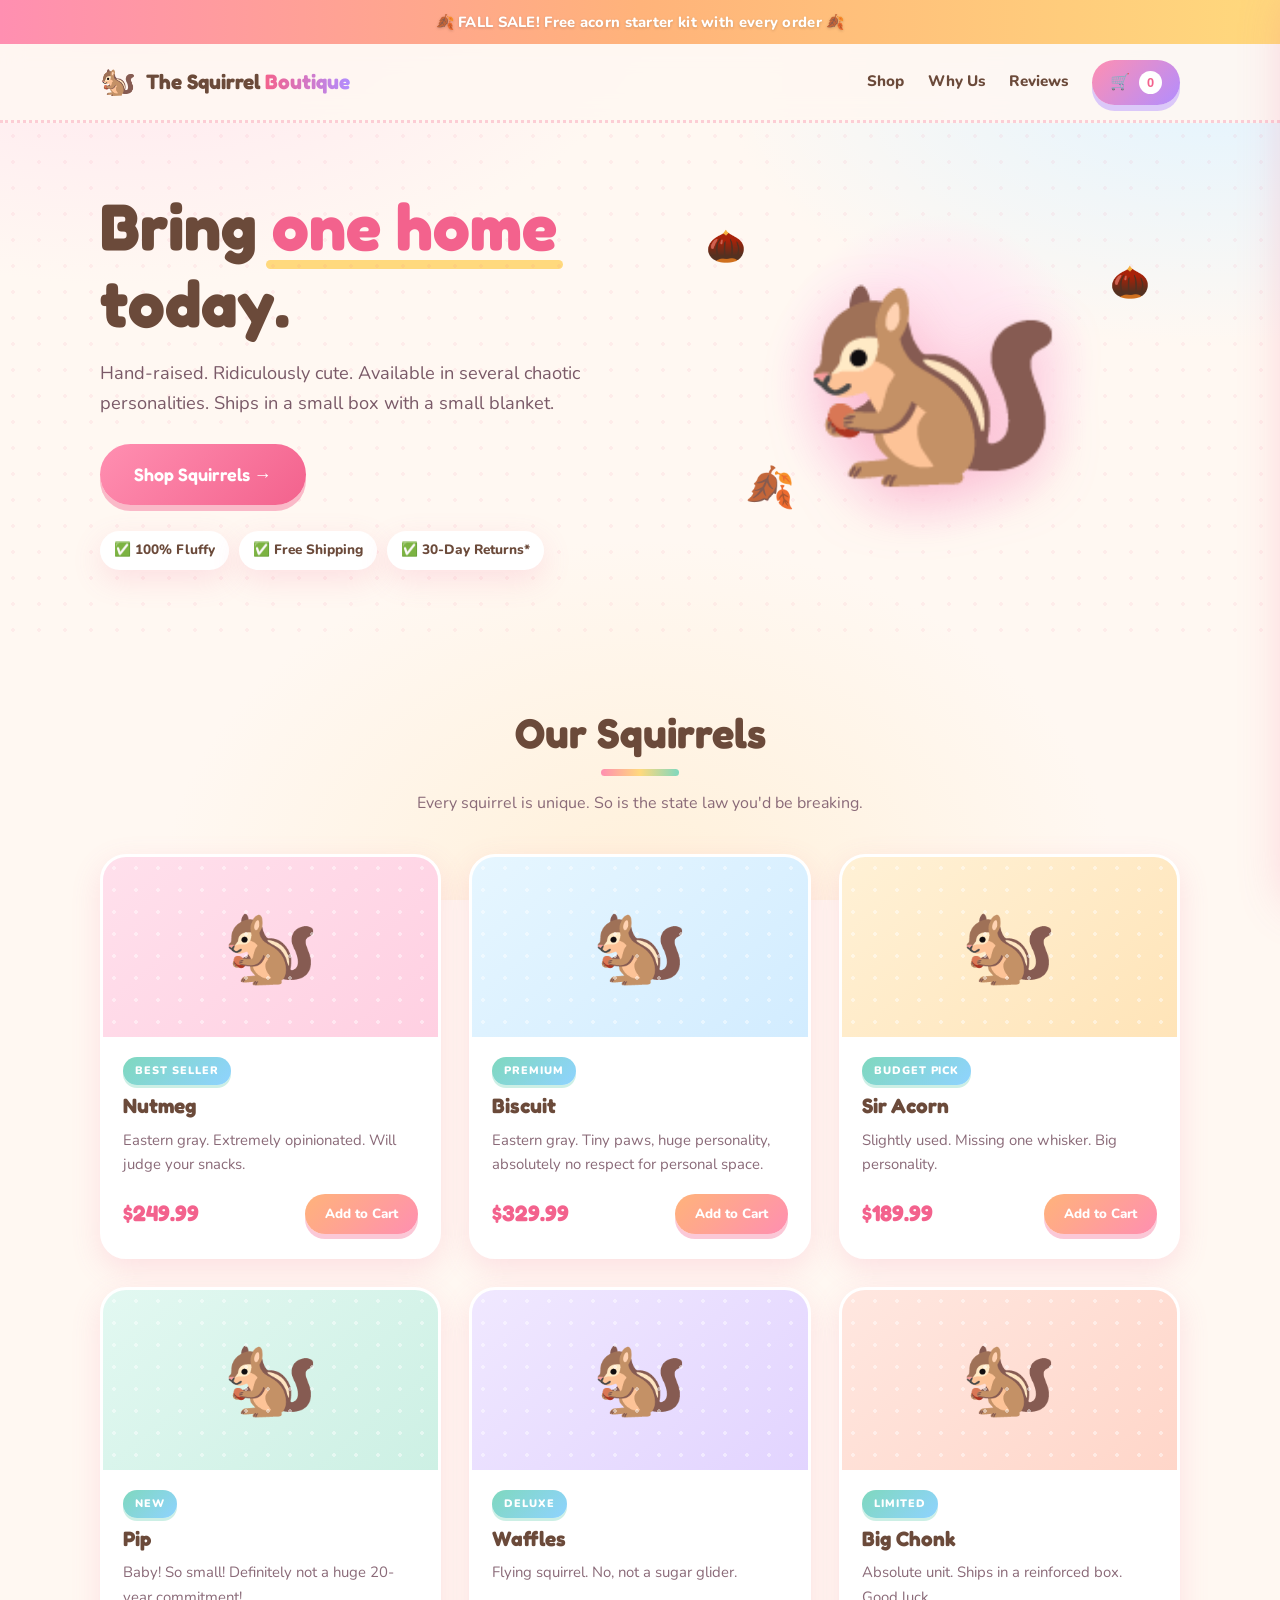
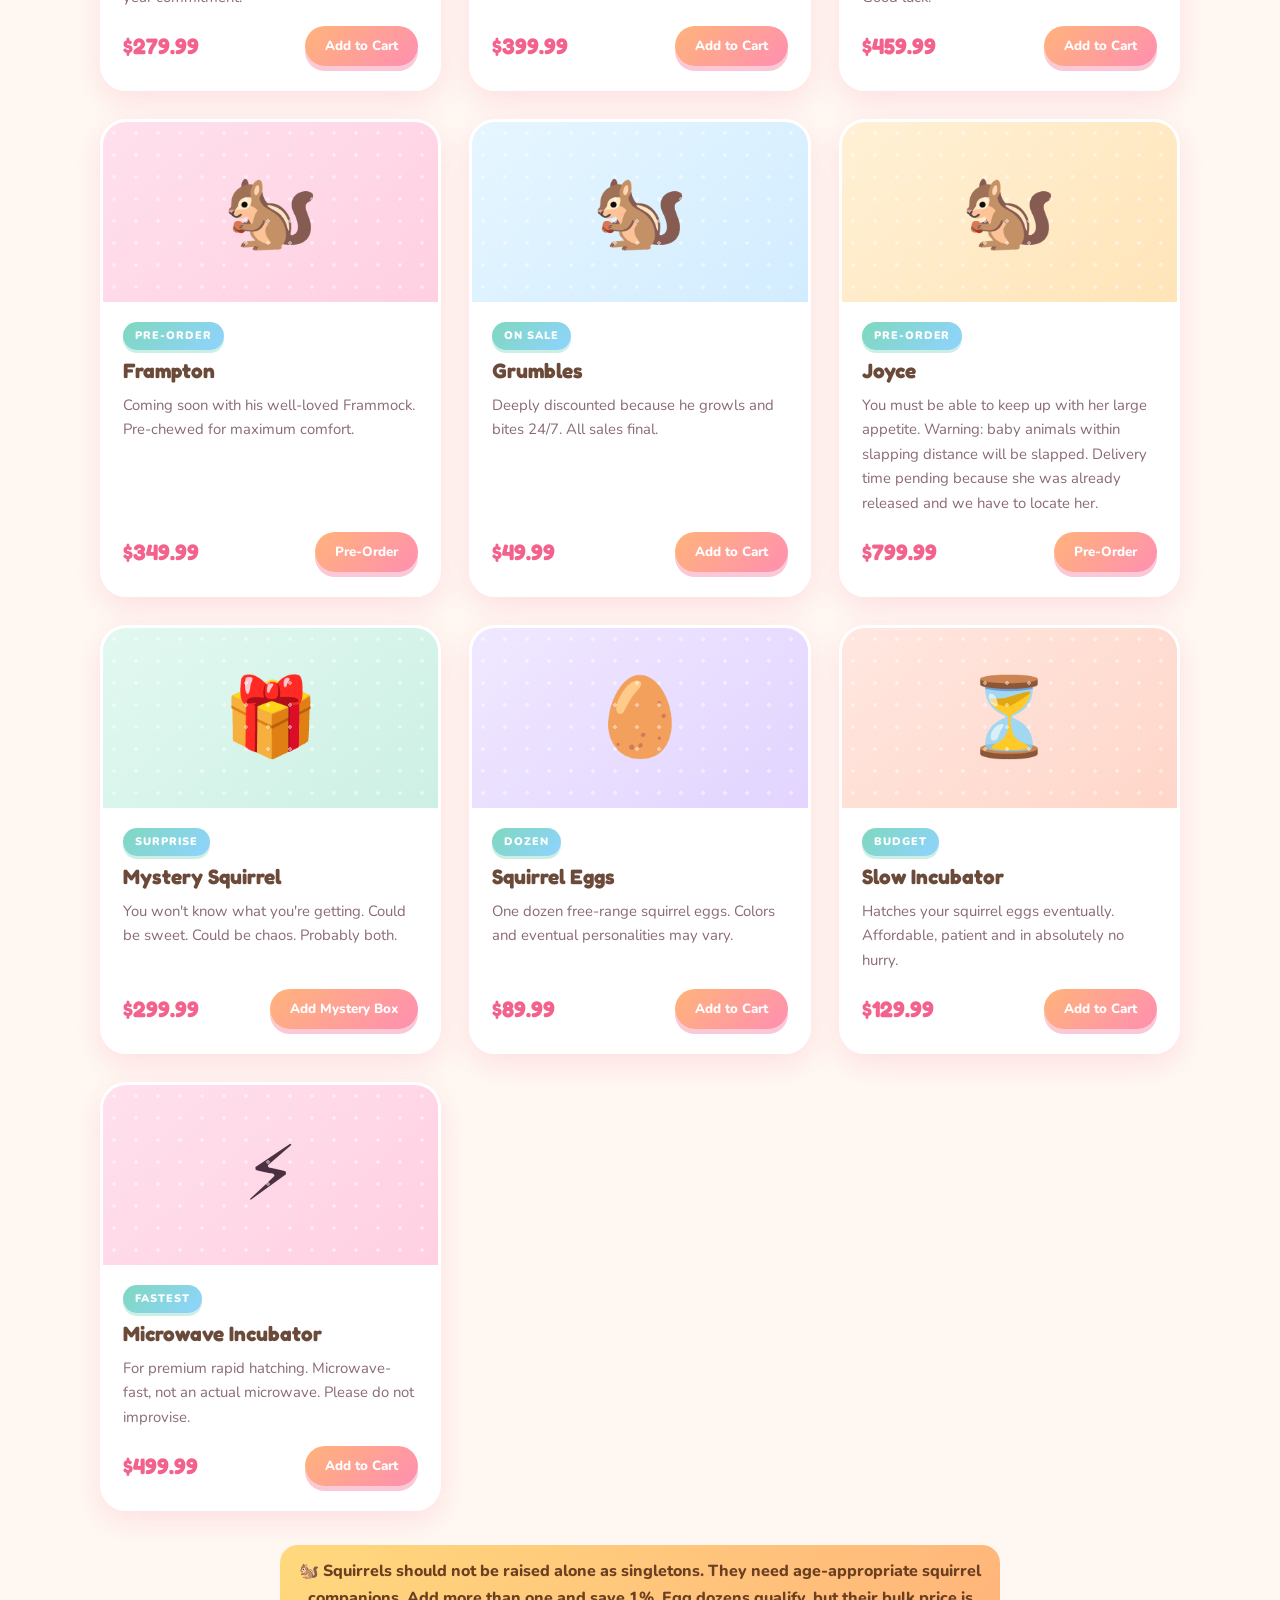
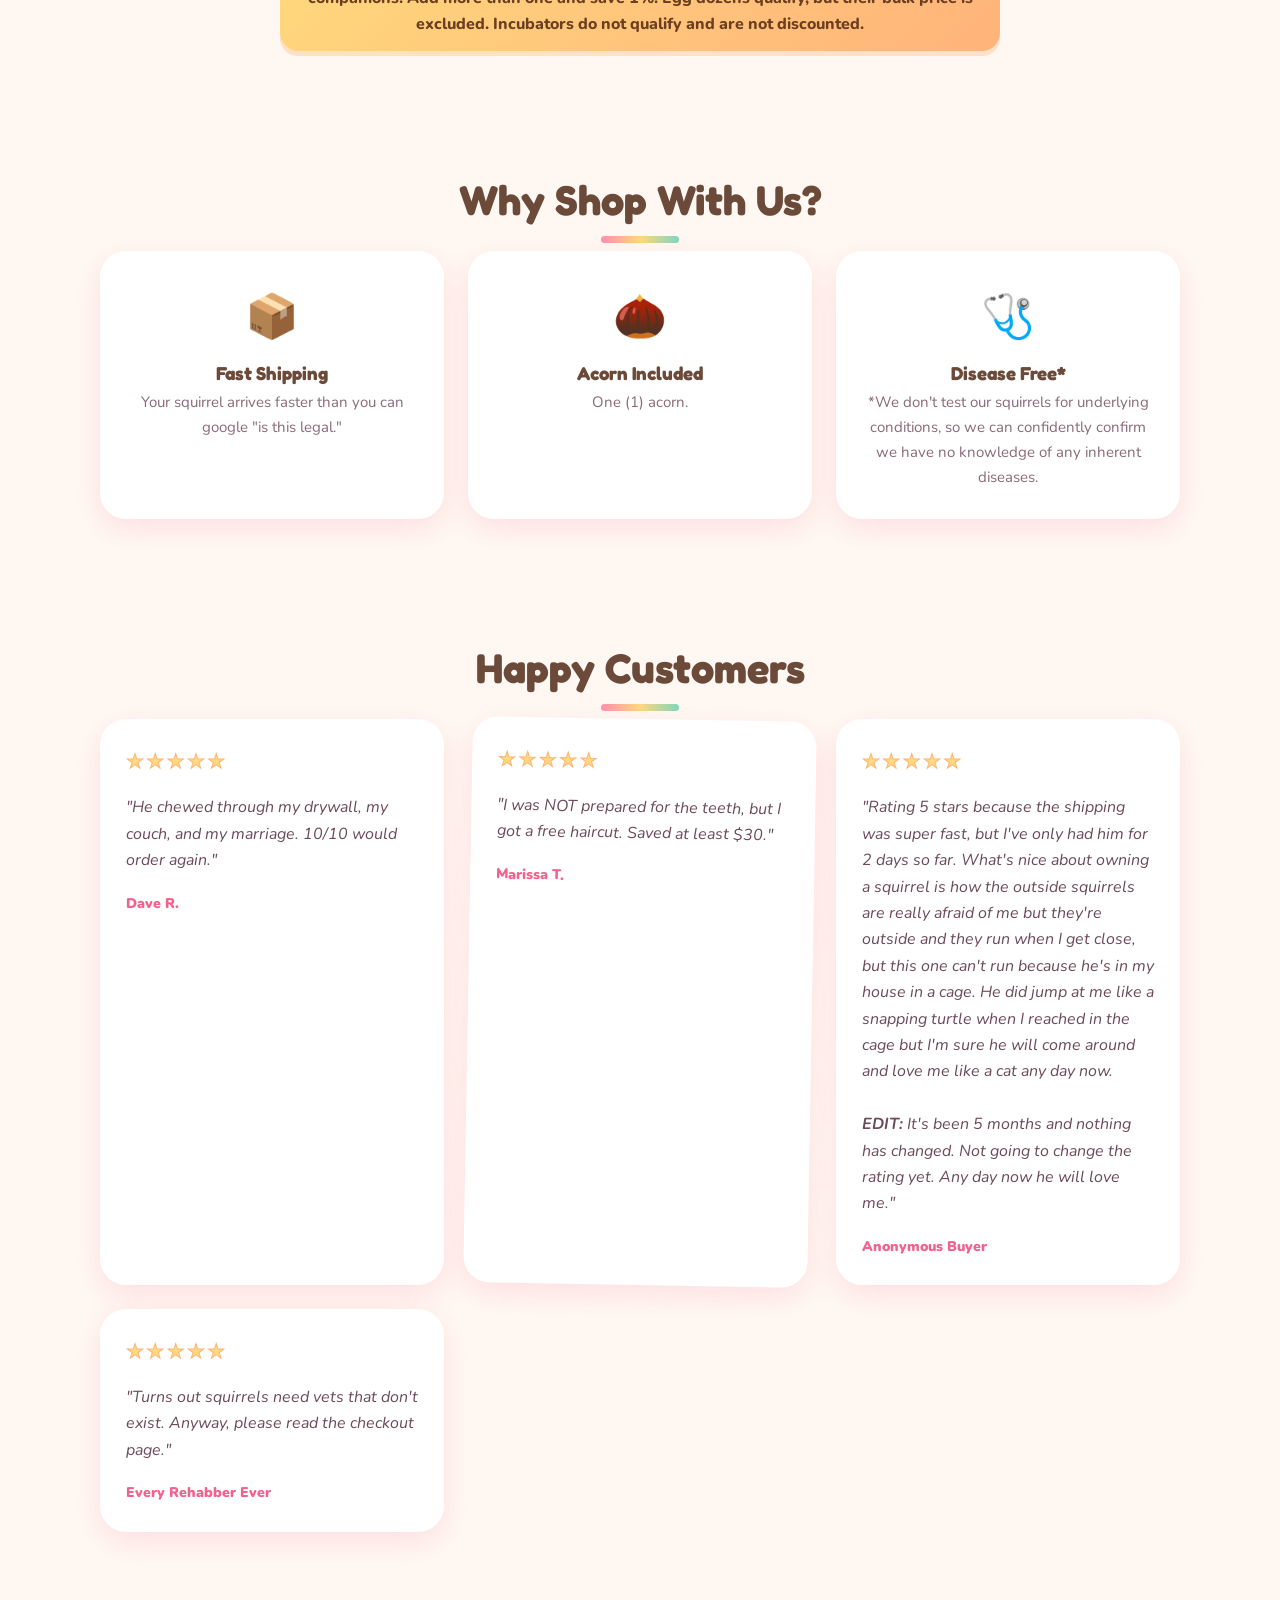
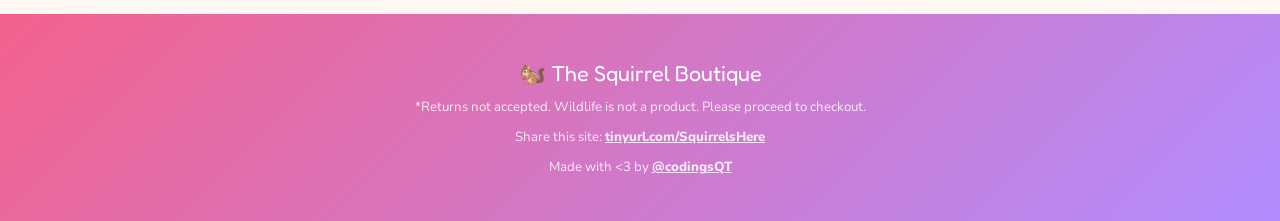
<file: index.html>
<!DOCTYPE html>
<html lang="en">
<head>
<meta charset="utf-8">
<meta name="viewport" content="width=device-width, initial-scale=1">
<title>The Squirrel Boutique | Premium Squirrels Delivered</title>
<meta name="description" content="Adorable squirrels, ready to ship. Add to cart today!">
<link rel="preconnect" href="https://fonts.googleapis.com">
<link rel="preconnect" href="https://fonts.gstatic.com" crossorigin>
<link href="https://fonts.googleapis.com/css2?family=Fredoka:wght@400;600;700&family=Nunito:wght@400;600;800&display=swap" rel="stylesheet">
<link rel="stylesheet" href="styles.css?v=19">
<link rel="icon" href="data:image/svg+xml,<svg xmlns='http://www.w3.org/2000/svg' viewBox='0 0 100 100'><text y='.9em' font-size='90'>🐿️</text></svg>">
</head>
<body>

<div class="announce">🍂 FALL SALE! Free acorn starter kit with every order 🍂</div>

<header class="site-header">
  <div class="wrap header-inner">
    <a class="logo" href="#">
      <span class="logo-mark">🐿️</span>
      <span class="logo-text">The Squirrel <em>Boutique</em></span>
    </a>
    <nav class="nav">
      <a href="#shop">Shop</a>
      <a href="#why">Why Us</a>
      <a href="#reviews">Reviews</a>
    </nav>
    <button class="cart-btn" id="cartBtn" aria-label="Open cart">
      🛒 <span class="cart-count" id="cartCount">0</span>
    </button>
  </div>
</header>

<section class="hero">
  <div class="wrap hero-inner">
    <div class="hero-copy">
      <h1>Bring <span class="squiggle">one home</span> today.</h1>
      <p class="lede">Hand-raised. Ridiculously cute. Available in several chaotic personalities. Ships in a small box with a small blanket.</p>
      <a class="btn btn-primary btn-lg" href="#shop">Shop Squirrels →</a>
      <ul class="trust">
        <li>✅ 100% Fluffy</li>
        <li>✅ Free Shipping</li>
        <li>✅ 30-Day Returns*</li>
      </ul>
    </div>
    <div class="hero-art" aria-hidden="true">
      <div class="hero-squirrel">🐿️</div>
      <div class="float-acorn a1">🌰</div>
      <div class="float-acorn a2">🍂</div>
      <div class="float-acorn a3">🌰</div>
    </div>
  </div>
</section>

<main class="wrap">

  <section id="shop">
    <h2 class="section-title">Our Squirrels</h2>
    <p class="section-sub">Every squirrel is unique. So is the state law you'd be breaking.</p>
    <div class="grid" id="productGrid"></div>
    <p class="singleton-note">🐿️ Squirrels should not be raised alone as singletons. They need age-appropriate squirrel companions. Add more than one and save 1%. Egg dozens qualify, but their bulk price is excluded. Incubators do not qualify and are not discounted.</p>
  </section>

  <section id="why" class="why">
    <h2 class="section-title">Why Shop With Us?</h2>
    <div class="why-grid">
      <div class="why-card"><span>📦</span><h3>Fast Shipping</h3><p>Your squirrel arrives faster than you can google "is this legal."</p></div>
      <div class="why-card"><span>🌰</span><h3>Acorn Included</h3><p>One (1) acorn.</p></div>
      <div class="why-card"><span>🩺</span><h3>Disease Free*</h3><p>*We don't test our squirrels for underlying conditions, so we can confidently confirm we have no knowledge of any inherent diseases.</p></div>
    </div>
  </section>

  <section id="reviews" class="reviews">
    <h2 class="section-title">Happy Customers</h2>
    <div class="review-grid">
      <blockquote class="review">
        <div class="stars">★★★★★</div>
        <p>"He chewed through my drywall, my couch, and my marriage. 10/10 would order again."</p>
        <cite>Dave R.</cite>
      </blockquote>
      <blockquote class="review">
        <div class="stars">★★★★★</div>
        <p>"I was NOT prepared for the teeth, but I got a free haircut. Saved at least $30."</p>
        <cite>Marissa T.</cite>
      </blockquote>
      <blockquote class="review">
        <div class="stars">★★★★★</div>
        <p>"Rating 5 stars because the shipping was super fast, but I've only had him for 2 days so far. What's nice about owning a squirrel is how the outside squirrels are really afraid of me but they're outside and they run when I get close, but this one can't run because he's in my house in a cage. He did jump at me like a snapping turtle when I reached in the cage but I'm sure he will come around and love me like a cat any day now.<br><br><strong>EDIT:</strong> It's been 5 months and nothing has changed. Not going to change the rating yet. Any day now he will love me."</p>
        <cite>Anonymous Buyer</cite>
      </blockquote>
      <blockquote class="review">
        <div class="stars">★★★★★</div>
        <p>"Turns out squirrels need vets that don't exist. Anyway, please read the checkout page."</p>
        <cite>Every Rehabber Ever</cite>
      </blockquote>
    </div>
  </section>

</main>

<footer class="site-footer">
  <div class="wrap">
    <p class="foot-logo">🐿️ The Squirrel Boutique</p>
    <p class="fine">*Returns not accepted. Wildlife is not a product. Please proceed to checkout.</p>
    <p class="fine share-fine">Share this site: <a href="https://tinyurl.com/SquirrelsHere">tinyurl.com/SquirrelsHere</a></p>
    <p class="fine share-fine">Made with &lt;3 by <a href="https://www.tiktok.com/@codingsqt" target="_blank" rel="noopener">@codingsQT</a></p>
  </div>
</footer>

<div class="drawer-backdrop" id="backdrop"></div>
<aside class="drawer" id="drawer" aria-label="Shopping cart">
  <div class="drawer-head">
    <h2>Your Cart</h2>
    <button class="close-x" id="closeDrawer" aria-label="Close cart">✕</button>
  </div>
  <div class="drawer-body" id="cartItems"></div>
  <div class="drawer-foot">
    <div class="discount-row" id="discountRow" hidden>
      <span>1% multi-squirrel discount <small>(eggs and incubators not discounted)</small></span>
      <strong id="discountAmount">-$0.00</strong>
    </div>
    <div class="total-row"><span>Total</span><strong id="cartTotal">$0.00</strong></div>
    <button class="btn btn-primary btn-block" id="checkoutBtn" disabled>Proceed to Checkout</button>
    <p class="foot-note">Secure checkout · You will not be charged</p>
  </div>
</aside>

<div class="fly" id="fly" aria-hidden="true"></div>

<script src="script.js?v=19"></script>
</body>
</html>
</file>
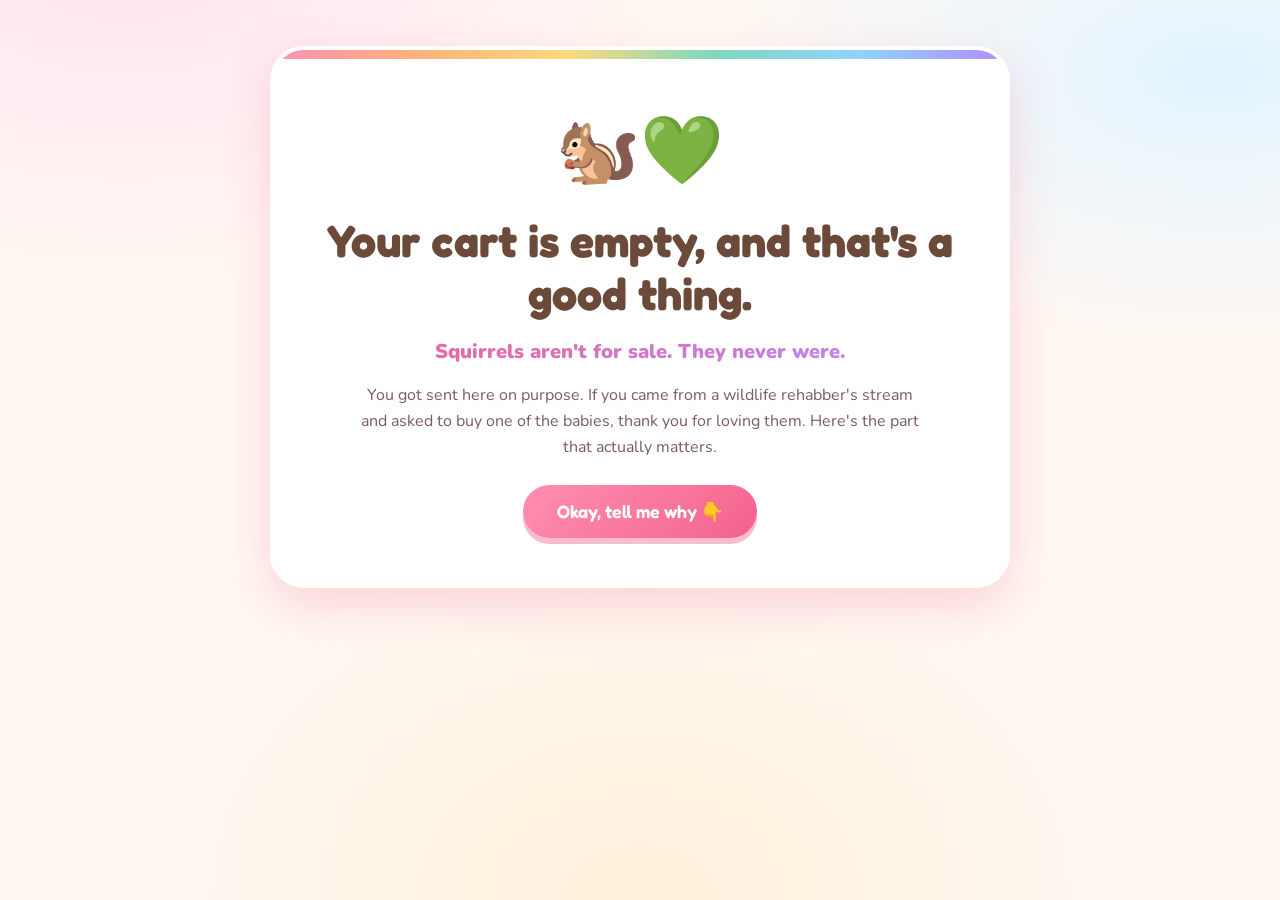
<file: checkout.html>
<!DOCTYPE html>
<html lang="en">
<head>
<meta charset="utf-8">
<meta name="viewport" content="width=device-width, initial-scale=1">
<title>Checkout - Please Read This First</title>
<link rel="preconnect" href="https://fonts.googleapis.com">
<link rel="preconnect" href="https://fonts.gstatic.com" crossorigin>
<link href="https://fonts.googleapis.com/css2?family=Fredoka:wght@400;600;700&family=Nunito:wght@400;600;800&display=swap" rel="stylesheet">
<link rel="stylesheet" href="styles.css?v=19">
<link rel="icon" href="data:image/svg+xml,<svg xmlns='http://www.w3.org/2000/svg' viewBox='0 0 100 100'><text y='.9em' font-size='90'>🐿️</text></svg>">
</head>
<body class="checkout-page">

<div class="processing" id="processing">
  <div class="processing-inner">
    <div class="proc-squirrel">🐿️</div>
    <div class="proc-bar"><span></span></div>
    <p class="proc-text" id="procText">Contacting payment processor…</p>
  </div>
</div>

<div class="reveal-wrap">
  <div class="wrap narrow">

    <div class="reveal-card">
      <div class="reveal-emoji">🐿️💚</div>
      <h1>Your cart is empty, and that's a good thing.</h1>
      <p class="big">Squirrels aren't for sale. They never were.</p>
      <p>You got sent here on purpose. If you came from a wildlife rehabber's stream and asked to buy one of the babies, thank you for loving them. Here's the part that actually matters.</p>
      <button class="btn btn-primary btn-lg keep-reading" id="keepReading">Okay, tell me why 👇</button>
    </div>

    <div class="more" id="more">
    <section class="block">
      <h2>Why squirrels make lousy pets</h2>

      <ol class="reason-list">

        <li class="reason">
          <span class="reason-icon">🦷</span>
          <div>
            <h3>Their teeth never stop growing</h3>
            <p>They have to gnaw constantly to wear them down. That means your baseboards, your furniture, your drywall, your phone charger, and the wiring inside your walls. It's not a training issue. It's a dental requirement.</p>
          </div>
        </li>

        <li class="reason">
          <span class="reason-icon">🐾</span>
          <div>
            <h3>They're not domesticated</h3>
            <p>Dogs and cats have thousands of years of living alongside us baked into them. Squirrels have none of that. A hand-raised squirrel is a wild animal that happens to tolerate you, and that tolerance often evaporates around 6 to 8 months old when it hits sexual maturity.</p>
          </div>
        </li>

        <li class="reason">
          <span class="reason-icon">🩸</span>
          <div>
            <h3>The bites are serious</h3>
            <p>Those incisors go through skin, and sometimes through to bone in a finger. Squirrels also bite reflexively when startled, which for an animal whose whole survival strategy is "panic first" is a lot of the time.</p>
          </div>
        </li>

        <li class="reason">
          <span class="reason-icon">🌳</span>
          <div>
            <h3>They can't hold still</h3>
            <p>In the wild they travel dozens of trees a day, climbing and jumping constantly. No cage you can fit in a house comes close. Confined squirrels get neurotic: pacing, self-mutilation, screaming.</p>
          </div>
        </li>

        <li class="reason">
          <span class="reason-icon">🌰</span>
          <div>
            <h3>They hoard, everywhere</h3>
            <p>The instinct to cache food doesn't switch off indoors. You'll be finding rotting walnuts in couch cushions, shoes, and coat pockets for years.</p>
          </div>
        </li>

        <li class="reason">
          <span class="reason-icon">🧹</span>
          <div>
            <h3>They don't housebreak</h3>
            <p>There's no litter box concept here. They go where they are, including on you.</p>
          </div>
        </li>

        <li class="reason">
          <span class="reason-icon">🩺</span>
          <div>
            <h3>Vets mostly can't help you</h3>
            <p>Squirrels are "exotics," and a lot of clinics won't touch them. Finding someone who can treat metabolic bone disease, which captive squirrels get constantly from bad diets, can mean driving hours.</p>
          </div>
        </li>

        <li class="reason">
          <span class="reason-icon">🥗</span>
          <div>
            <h3>The diet is harder than it looks</h3>
            <p>Nuts alone will slowly kill them. They need specific calcium-to-phosphorus ratios, rodent block, and a rotating variety of produce. "Nut" is the classic mistake.</p>
          </div>
        </li>

        <li class="reason">
          <span class="reason-icon">⚖️</span>
          <div>
            <h3>It's illegal in most places</h3>
            <p>The majority of U.S. states ban keeping native squirrels outright, and the ones that allow it usually require permits. Getting caught can mean fines and confiscation.</p>
          </div>
        </li>

        <li class="reason">
          <span class="reason-icon">🧳</span>
          <div>
            <h3>You can't just go on vacation</h3>
            <p>Who watches your squirrel when you travel, get sick, or have an emergency? Hand-raised squirrels often imprint on or tolerate only one caretaker and may attack everyone else, and after sexual maturity they may become aggressive even toward that person. A normal pet sitter may not be able to safely feed, clean up after, or handle one.</p>
          </div>
        </li>

        <li class="reason">
          <span class="reason-icon">📢</span>
          <div>
            <h3>They're loud, and they're loud at the wrong times</h3>
            <p>Chattering, barking alarm calls, and clawing at cage bars at 5 a.m.</p>
          </div>
        </li>

        <li class="reason">
          <span class="reason-icon">⏳</span>
          <div>
            <h3>Twenty years is possible</h3>
            <p>Captive squirrels can outlive the enthusiasm that got them there, and rehoming one is nearly impossible. Sanctuaries are full, and a hand-raised squirrel usually can't be released.</p>
          </div>
        </li>

        <li class="reason">
          <span class="reason-icon">💔</span>
          <div>
            <h3>A tame one is a dead one outside</h3>
            <p>Once it's imprinted on people, it has no fear of dogs, cars, or strangers. Releasing it later isn't a happy ending.</p>
          </div>
        </li>

      </ol>
    </section>

    <section class="block found-block">
      <h2>Found a baby squirrel?</h2>
      <ul class="checklist">
        <li><strong>Don't feed it.</strong> Not milk, not water, not formula. Wrong food or aspiration kills more babies than the fall did.</li>
        <li><strong>Keep it warm, dark, and quiet.</strong> A box with a soft cloth and a heat source under half the box (heating pad on low, or a sock of rice warmed up).</li>
        <li><strong>Give mom a chance.</strong> If the baby is uninjured, follow the warming steps above, then place it in a small open box secured near the base of the tree where it was found. Keep pets and people away and watch from far enough away that mom feels safe returning. If she doesn't come right away, playing baby-squirrel crying sounds on a loop near the box may help her locate it.</li>
        <li><strong>Don't raise it alone.</strong> Squirrels should not be raised as singletons. A licensed rehabber can place the baby with age-appropriate squirrel companions.</li>
        <li><strong>Find a licensed rehabber right away.</strong> Check out the app <a href="https://ahnow.org/" target="_blank" rel="noopener">Animal Help Now</a> to find help in your area.</li>
      </ul>
    </section>

    <section class="block gallery-block">
      <h2>Real squirrels, real care 💕</h2>
      <p class="gallery-intro">These aren't products. They're patients, being raised so they can go back out where they belong.</p>
      <div class="gallery">
        <figure class="shot">
          <img src="assets/squirrels-pair.jpg" alt="Two young gray squirrels in a large enrichment cage with chew toys, sweetgum pods and soft bedding">
          <figcaption>Siblings in a pre-release enclosure, with chew toys, natural forage and room to climb.</figcaption>
        </figure>
        <figure class="shot">
          <img src="assets/kl-squirrel.jpg" alt="A young gray squirrel resting against a soft pink blanket inside a rehab enclosure">
          <figcaption>Warm, quiet and safe. About as boring as it should be.</figcaption>
        </figure>
      </div>
      <p class="photo-credit">Photos used with permission. Nothing here is for sale.</p>
    </section>

    <section class="block support-block">
      <h2>Support the people who actually do this</h2>
      <p>Licensed wildlife rehabilitators don't get paid. There's no state funding, no salary, no reimbursement. The formula, syringes, fresh produce, enrichment supplies, medications, heating pads, cages, vet bills and 2am feedings all come out of their own pockets.</p>

      <div class="rehabber-card">
        <div class="rehabber-emoji">🐿️</div>
        <h3>KL the Wildlife Rehabilitator</h3>
        <p class="credential">NYS-DEC Licensed Wildlife Rehabilitator · Multi-Species</p>

        <div class="three-r">
          <span class="r-pill">🚑 Rescue</span>
          <span class="r-arrow">→</span>
          <span class="r-pill">🍼 Rehab</span>
          <span class="r-arrow">→</span>
          <span class="r-pill">🌳 Release</span>
        </div>

        <p class="oop-banner">💯 Everything KL does is <strong>100% out of pocket</strong>. Every can of formula, every syringe, heating pad, cage and vet bill.</p>

        <p>KL takes in orphaned and injured wildlife around the clock and gets them back outside where they belong. Rescue, rehab, release. No salary, no grants, no reimbursement. If you came here from her stream, this is the part that actually helps.</p>

        <div class="support-ways">
          <div class="way"><span>💸</span><p><strong>Donate.</strong> Even $5 toward fresh fruit helps feed a hungry mouth.</p></div>
          <div class="way"><span>🎁</span><p><strong>Send supplies.</strong> Wish list items, formula, bedding, cages.</p></div>
          <div class="way"><span>📣</span><p><strong>Share it.</strong> Likes and follows cost you nothing and get this in front of the next person who needs to read it.</p></div>
        </div>

        <a class="btn btn-primary btn-lg linktree-btn" href="https://linktr.ee/cookieKL" target="_blank" rel="noopener">🔗 Support KL: donate, wish list &amp; links</a>
        <p class="link-note">linktr.ee/cookieKL</p>
      </div>

      <p class="closing">Still want squirrels in your life? Put up a feeder. Plant an oak. Leave out water in the summer. Throw a rehabber five bucks. That's how you love a wild animal, by letting it stay wild.</p>
    </section>

    <section class="block share-block">
      <h2>Pass it on 🔗</h2>
      <p class="share-intro">Someone else is about to ask where to buy a squirrel. Send them here instead.</p>
      <div class="share-box">
        <div class="share-option">
          <code id="shareLink">tinyurl.com/SquirrelsHere</code>
          <button class="btn btn-primary copy-link" id="copyLink" data-url="https://tinyurl.com/SquirrelsHere">Copy link</button>
        </div>
      </div>
    </section>

    <div class="back-row">
      <a class="btn btn-ghost" href="index.html">← Back to the "shop"</a>
    </div>

    <p class="disclaimer">This site is a joke with a point. Nothing on it is for sale, and nothing ever will be.<br>Made with &lt;3 by <a href="https://www.tiktok.com/@codingsqt" target="_blank" rel="noopener">@codingsQT</a></p>

    </div>

  </div>
</div>

<script src="checkout.js?v=19"></script>
</body>
</html>
</file>
<file: styles.css>
:root{
  color-scheme:light dark;
  --pink:#ff8fb1;
  --pink-deep:#f3628d;
  --peach:#ffb37a;
  --butter:#ffd97d;
  --mint:#7fd8be;
  --sky:#8fd3ff;
  --grape:#b28dff;
  --bark:#6b4a3a;
  --ink:#4a3040;
  --cream:#fff8f2;
  --white:#fff;
  --shadow:0 10px 30px rgba(243,98,141,.16);
  --shadow-lg:0 18px 46px rgba(243,98,141,.24);
  --radius:26px;
}
*{box-sizing:border-box}
html{scroll-behavior:smooth}

@media (pointer:fine){
  body{
    cursor:url("data:image/svg+xml,%3Csvg xmlns='http://www.w3.org/2000/svg' width='40' height='40' viewBox='0 0 40 40'%3E%3Ctext x='2' y='31' font-size='30'%3E%F0%9F%8C%B0%3C/text%3E%3C/svg%3E") 6 4, auto;
  }
  body a,body button,body input,body select,body textarea{
    cursor:url("data:image/svg+xml,%3Csvg xmlns='http://www.w3.org/2000/svg' width='32' height='32' viewBox='0 0 32 32'%3E%3Ctext x='1' y='25' font-size='24'%3E%F0%9F%90%BE%3C/text%3E%3C/svg%3E") 5 3, pointer !important;
  }
  .drawer,.drawer *{cursor:default !important}
  .drawer a,.drawer button,.drawer input,.drawer select,.drawer textarea{cursor:pointer !important}
}

body{
  margin:0;
  font-family:'Nunito',system-ui,sans-serif;
  color:var(--ink);
  line-height:1.65;
  background:
    radial-gradient(1000px 600px at 10% -5%, #ffe3ef 0%, transparent 55%),
    radial-gradient(900px 500px at 95% 8%, #e2f4ff 0%, transparent 55%),
    radial-gradient(800px 600px at 50% 100%, #fff0d9 0%, transparent 60%),
    var(--cream);
  background-attachment:fixed;
}
@media(max-width:900px){
  body{background-attachment:scroll}
}
h1,h2,h3,.logo-text{font-family:'Fredoka',system-ui,sans-serif;line-height:1.18}
a{color:var(--pink-deep)}
img{max-width:100%}
.wrap{max-width:1120px;margin:0 auto;padding:0 20px}
.narrow{max-width:780px}

/* sparkly announce bar */
.announce{
  background:linear-gradient(90deg,var(--pink),var(--peach),var(--butter),var(--mint),var(--sky),var(--grape),var(--pink));
  background-size:300% 100%;
  animation:rainbow 12s linear infinite;
  color:#fff;text-align:center;padding:10px 16px;
  font-weight:800;font-size:.92rem;letter-spacing:.02em;
  text-shadow:0 1px 3px rgba(0,0,0,.18);
}
@keyframes rainbow{to{background-position:300% 0}}

/* header */
.site-header{
  position:sticky;top:0;z-index:50;
  background:rgba(255,248,242,.88);
  backdrop-filter:blur(12px);
  border-bottom:3px dotted rgba(243,98,141,.28);
}
.header-inner{display:flex;align-items:center;gap:24px;padding-top:14px;padding-bottom:14px}
.logo{display:flex;align-items:center;gap:10px;text-decoration:none;color:var(--bark)}
.logo-mark{font-size:1.8rem;animation:jiggle 3s ease-in-out infinite}
@keyframes jiggle{0%,88%,100%{transform:rotate(0)}92%{transform:rotate(-14deg)}96%{transform:rotate(14deg)}}
.logo-text{font-weight:700;font-size:1.3rem}
.logo-text em{
  font-style:normal;
  color:var(--pink-deep);
}
@supports ((-webkit-background-clip:text) or (background-clip:text)){
  .logo-text em{
    background:linear-gradient(90deg,var(--pink-deep),var(--grape));
    -webkit-background-clip:text;background-clip:text;color:transparent;
  }
}
.nav{margin-left:auto;display:flex;gap:24px}
.nav a{color:var(--bark);text-decoration:none;font-weight:800;font-size:.95rem;transition:color .2s,transform .2s;display:inline-block}
.nav a:hover{color:var(--pink-deep)}
.cart-btn{
  position:relative;border:0;cursor:pointer;
  background:linear-gradient(135deg,var(--pink),var(--grape));
  color:#fff;padding:11px 18px;border-radius:999px;
  font-size:1rem;font-weight:800;
  box-shadow:0 6px 0 rgba(178,141,255,.45);
  transition:transform .15s ease, box-shadow .15s;
}
.cart-btn:hover{transform:translateY(-2px);box-shadow:0 8px 0 rgba(178,141,255,.45)}
.cart-btn:active{transform:translateY(3px);box-shadow:0 2px 0 rgba(178,141,255,.45)}
.cart-btn.bump{animation:bump .5s cubic-bezier(.3,1.6,.5,1)}
@keyframes bump{0%{transform:scale(1)}35%{transform:scale(1.35) rotate(-10deg)}70%{transform:scale(.92)}100%{transform:scale(1)}}
.cart-count{
  display:inline-grid;place-items:center;min-width:23px;height:23px;
  background:#fff;color:var(--pink-deep);
  border-radius:999px;font-size:.8rem;margin-left:5px;padding:0 6px;font-weight:900;
}
@media(max-width:640px){.nav{display:none}}

/* hero */
.hero{padding:64px 0 76px;overflow:hidden;position:relative}
.hero::before{
  content:"";position:absolute;inset:0;
  background-image:radial-gradient(rgba(243,98,141,.14) 2px, transparent 2px);
  background-size:26px 26px;opacity:.55;pointer-events:none;
}
.hero-inner{display:grid;grid-template-columns:1.05fr .95fr;gap:40px;align-items:center;position:relative}
.eyebrow{
  display:inline-block;text-transform:uppercase;letter-spacing:.14em;
  font-size:.7rem;font-weight:900;color:#fff;margin:0 0 14px;
  background:linear-gradient(135deg,var(--mint),var(--sky));
  padding:6px 14px;border-radius:999px;box-shadow:0 4px 0 rgba(127,216,190,.4);
}
.hero h1{font-size:clamp(2.4rem,5.6vw,4.1rem);margin:0 0 16px;color:var(--bark)}
.squiggle{
  color:var(--pink-deep);
  position:relative;white-space:nowrap;
}
.squiggle::after{
  content:"";position:absolute;left:-2%;right:-2%;bottom:-.06em;height:.14em;
  background:var(--butter);border-radius:99px;z-index:-1;
}
.lede{font-size:1.14rem;max-width:52ch;margin:0 0 26px;color:#7a5a68}
.trust{list-style:none;display:flex;flex-wrap:wrap;gap:10px;padding:0;margin:26px 0 0;font-weight:800;font-size:.85rem}
.trust li{background:#fff;padding:8px 14px;border-radius:999px;box-shadow:var(--shadow);color:var(--bark)}
.hero-art{position:relative;display:grid;place-items:center;min-height:300px}
.hero-squirrel{
  font-size:clamp(8rem,18vw,13.5rem);
  animation:bob 3.6s ease-in-out infinite;
  filter:drop-shadow(0 18px 26px rgba(243,98,141,.3));
}
@keyframes bob{0%,100%{transform:translateY(0) rotate(-4deg)}50%{transform:translateY(-20px) rotate(4deg)}}
.hero-art::before{
  content:"";position:absolute;width:min(74%,330px);aspect-ratio:1;
  background:radial-gradient(circle,#ffd9e7 0%,#ffeaf2 45%,transparent 70%);
  border-radius:50%;animation:pulseGlow 4s ease-in-out infinite;
}
@keyframes pulseGlow{0%,100%{transform:scale(1);opacity:.9}50%{transform:scale(1.12);opacity:.65}}
.float-acorn{position:absolute;font-size:2rem;animation:drift 6s ease-in-out infinite}
.a1{top:6%;left:4%;animation-delay:.2s}
.a2{bottom:10%;left:12%;animation-delay:1.4s;font-size:2.5rem}
.a3{top:16%;right:6%;animation-delay:2.6s}
@keyframes drift{0%,100%{transform:translateY(0) rotate(0)}50%{transform:translateY(-24px) rotate(20deg)}}
@media(max-width:860px){.hero-inner{grid-template-columns:1fr;text-align:center}.trust{justify-content:center}.lede{margin-inline:auto}}

/* buttons */
.btn{
  display:inline-block;border:0;cursor:pointer;text-decoration:none;
  font-family:'Fredoka',sans-serif;font-weight:600;
  padding:13px 24px;border-radius:999px;font-size:1rem;
  transition:transform .15s cubic-bezier(.3,1.5,.5,1), box-shadow .15s;
}
.btn-primary{
  background:linear-gradient(135deg,var(--pink),var(--pink-deep));
  color:#fff;box-shadow:0 6px 0 rgba(243,98,141,.42);
}
.btn-primary:hover{transform:translateY(-3px) rotate(-1deg);box-shadow:0 9px 0 rgba(243,98,141,.42)}
.btn-primary:active{transform:translateY(3px);box-shadow:0 2px 0 rgba(243,98,141,.42)}
.btn-lg{padding:16px 34px;font-size:1.12rem}
.btn-block{display:block;width:100%;text-align:center}
.btn-ghost{background:#fff;color:var(--bark);box-shadow:0 5px 0 rgba(243,98,141,.2)}
.btn-ghost:hover{transform:translateY(-3px);box-shadow:0 8px 0 rgba(243,98,141,.2)}
.btn:disabled{opacity:.45;cursor:not-allowed;transform:none;box-shadow:none}

/* sections */
section{padding:62px 0}
.section-title{font-size:clamp(1.9rem,3.6vw,2.6rem);text-align:center;margin:0 0 8px;color:var(--bark)}
.section-title::after{
  content:"";display:block;width:78px;height:7px;margin:12px auto 0;border-radius:99px;
  background:linear-gradient(90deg,var(--pink),var(--butter),var(--mint));
}
.section-sub{text-align:center;color:#8a6a78;margin:14px 0 38px}
.singleton-note{
  max-width:720px;margin:34px auto 0;padding:13px 18px;text-align:center;
  color:#6b3f1f;background:linear-gradient(135deg,var(--butter),var(--peach));
  border-radius:18px;font-weight:800;box-shadow:0 5px 0 rgba(255,179,122,.35);
}

/* products */
.grid{display:grid;grid-template-columns:repeat(auto-fill,minmax(255px,1fr));gap:28px}
.card{
  background:var(--white);border-radius:var(--radius);box-shadow:var(--shadow);
  overflow:hidden;display:flex;flex-direction:column;
  border:3px solid #fff;
  transition:transform .22s cubic-bezier(.3,1.4,.5,1), box-shadow .22s;
}
.card:hover{transform:translateY(-8px) rotate(-1deg);box-shadow:var(--shadow-lg)}
.card-img{height:180px;display:grid;place-items:center;font-size:4.8rem;position:relative}
.card:nth-child(6n+1) .card-img{background:linear-gradient(140deg,#ffe0ec,#ffd0e2)}
.card:nth-child(6n+2) .card-img{background:linear-gradient(140deg,#e6f6ff,#d2ecff)}
.card:nth-child(6n+3) .card-img{background:linear-gradient(140deg,#fff1d6,#ffe4b8)}
.card:nth-child(6n+4) .card-img{background:linear-gradient(140deg,#e2f8f1,#cdf0e4)}
.card:nth-child(6n+5) .card-img{background:linear-gradient(140deg,#f0e8ff,#e2d4ff)}
.card:nth-child(6n+6) .card-img{background:linear-gradient(140deg,#ffe7e0,#ffd6c9)}
.card-img::after{
  content:"";position:absolute;inset:0;
  background-image:radial-gradient(rgba(255,255,255,.75) 2px, transparent 2px);
  background-size:22px 22px;opacity:.6;
}
.card:hover .card-img{animation:wiggle .7s ease}
@keyframes wiggle{0%,100%{transform:rotate(0)}25%{transform:rotate(-8deg) scale(1.07)}75%{transform:rotate(8deg) scale(1.07)}}
.card-body{padding:20px 20px 22px;display:flex;flex-direction:column;flex:1;gap:9px}
.badge{
  align-self:flex-start;font-size:.68rem;font-weight:900;letter-spacing:.09em;
  text-transform:uppercase;padding:5px 12px;border-radius:999px;color:#fff;
  background:linear-gradient(135deg,var(--mint),var(--sky));
  box-shadow:0 3px 0 rgba(127,216,190,.4);
}
.card h3{margin:0;font-size:1.3rem;color:var(--bark)}
.card p{margin:0;font-size:.93rem;color:#8a6a78;flex:1}
.price-row{display:flex;align-items:center;justify-content:space-between;gap:10px;margin-top:8px}
.price{font-family:'Fredoka',sans-serif;font-size:1.4rem;font-weight:700;color:var(--pink-deep)}
.add-btn{
  background:linear-gradient(135deg,var(--peach),var(--pink));
  color:#fff;border:0;border-radius:999px;padding:11px 20px;
  font-weight:800;cursor:pointer;font-family:'Nunito',sans-serif;
  box-shadow:0 5px 0 rgba(243,98,141,.35);
  transition:transform .15s cubic-bezier(.3,1.5,.5,1), box-shadow .15s, background .2s;
}
.add-btn:hover{transform:translateY(-3px);box-shadow:0 8px 0 rgba(243,98,141,.35)}
.add-btn:active{transform:translateY(3px);box-shadow:0 2px 0 rgba(243,98,141,.35)}
.add-btn.added{background:linear-gradient(135deg,var(--mint),#5ec9a8);box-shadow:0 5px 0 rgba(94,201,168,.4)}

/* why */
.why-grid{display:grid;grid-template-columns:repeat(auto-fit,minmax(240px,1fr));gap:24px}
.why-card{
  background:#fff;border-radius:var(--radius);padding:30px 24px;text-align:center;
  box-shadow:var(--shadow);transition:transform .2s cubic-bezier(.3,1.4,.5,1);
}
.why-card:hover{transform:translateY(-6px) rotate(1deg)}
.why-card span{font-size:2.7rem;display:block;margin-bottom:10px}
.why-card h3{margin:0 0 6px;color:var(--bark)}
.why-card p{margin:0;color:#8a6a78;font-size:.94rem}

/* reviews */
.review-grid{display:grid;grid-template-columns:repeat(auto-fit,minmax(265px,1fr));gap:24px}
.review{
  background:#fff;border-radius:var(--radius);padding:26px;margin:0;
  box-shadow:var(--shadow);position:relative;
  transition:transform .2s cubic-bezier(.3,1.4,.5,1);
}
.review:hover{transform:translateY(-5px) rotate(-1deg)}
.review:nth-child(2){transform:rotate(1deg)}
.review:nth-child(2):hover{transform:translateY(-5px) rotate(0)}
.stars{color:var(--butter);font-size:1.25rem;letter-spacing:.12em;-webkit-text-stroke:1px var(--peach)}
.review p{font-style:italic;color:#6b4a5a}
.review cite{font-style:normal;font-weight:900;font-size:.88rem;color:var(--pink-deep)}

/* footer */
.site-footer{
  background:linear-gradient(135deg,var(--pink-deep),var(--grape));
  color:#fff;text-align:center;padding:42px 0;margin-top:20px;
}
.foot-logo{font-family:'Fredoka',sans-serif;font-size:1.35rem;margin:0 0 6px}
.fine{font-size:.83rem;opacity:.85;margin:0}

/* cart drawer */
.drawer-backdrop{
  position:fixed;inset:0;background:rgba(107,74,58,.42);backdrop-filter:blur(3px);
  opacity:0;pointer-events:none;transition:opacity .28s ease;z-index:80;
}
.drawer-backdrop.open{opacity:1;pointer-events:auto}
.drawer{
  position:fixed;top:0;right:0;height:100%;width:min(410px,100%);
  background:var(--cream);z-index:90;display:flex;flex-direction:column;
  transform:translateX(105%);transition:transform .38s cubic-bezier(.34,1.3,.44,1);
  box-shadow:-12px 0 46px rgba(243,98,141,.3);
  border-left:5px solid var(--pink);
}
.drawer.open{transform:translateX(0)}
.drawer-head{
  display:flex;align-items:center;justify-content:space-between;padding:20px 22px;
  background:linear-gradient(135deg,var(--pink),var(--grape));color:#fff;
}
.drawer-head h2{margin:0;font-size:1.35rem;color:#fff}
.close-x{background:rgba(255,255,255,.25);border:0;font-size:1rem;cursor:pointer;color:#fff;width:32px;height:32px;border-radius:50%;transition:transform .2s}
.close-x:hover{transform:rotate(90deg) scale(1.1)}
.drawer-body{flex:1;overflow-y:auto;padding:16px 22px}
.drawer-foot{padding:18px 22px 24px;border-top:3px dotted rgba(243,98,141,.3)}
.discount-row{
  display:flex;justify-content:space-between;align-items:center;gap:12px;
  margin-bottom:8px;color:#39725f;font-size:.86rem;font-weight:900;
}
.discount-row[hidden]{display:none}
.discount-row small{display:block;font-size:.68rem;font-weight:700}
.discount-row strong{font-family:'Fredoka',sans-serif;color:#39725f}
.total-row{display:flex;justify-content:space-between;align-items:center;margin-bottom:14px;font-size:1.05rem;font-weight:800;color:var(--bark)}
.total-row strong{font-family:'Fredoka',sans-serif;font-size:1.5rem;color:var(--pink-deep)}
.foot-note{text-align:center;font-size:.78rem;color:#a08894;margin:10px 0 0}
.empty-cart{text-align:center;color:#a08894;padding:44px 0}
.empty-cart span{font-size:3.2rem;display:block;margin-bottom:10px;animation:bob 3s ease-in-out infinite}
.line{
  display:flex;gap:12px;align-items:center;padding:12px;margin-bottom:10px;
  background:#fff;border-radius:18px;box-shadow:0 4px 14px rgba(243,98,141,.1);
}
.line-img{
  font-size:2rem;background:linear-gradient(140deg,#ffe0ec,#e6f6ff);
  border-radius:14px;width:54px;height:54px;display:grid;place-items:center;flex:none;
}
.line-info{flex:1;min-width:0}
.line-info h4{margin:0;font-size:1rem;color:var(--bark);font-family:'Nunito',sans-serif;font-weight:900}
.line-info small{color:#a08894}
.qty{display:flex;align-items:center;gap:8px;margin-top:5px}
.qty button{
  width:26px;height:26px;border-radius:50%;border:0;cursor:pointer;
  background:linear-gradient(135deg,var(--pink),var(--grape));color:#fff;
  font-weight:900;line-height:1;transition:transform .15s;
}
.qty button:hover{transform:scale(1.18)}
.qty span{font-weight:900;min-width:18px;text-align:center;color:var(--bark)}
.line-price{
  min-width:76px;text-align:right;font-weight:900;color:var(--pink-deep);
  white-space:nowrap;font-variant-numeric:tabular-nums;
}

/* fly-to-cart + burst */
.fly{position:fixed;z-index:200;pointer-events:none;font-size:2.7rem;opacity:0}
.fly.go{opacity:1}
.pop{position:fixed;z-index:150;pointer-events:none;font-size:1.3rem;animation:pop 1s ease-out forwards}
@keyframes pop{
  0%{opacity:1;transform:translate(0,0) scale(.5)}
  100%{opacity:0;transform:translate(var(--dx),var(--dy)) scale(1.25) rotate(var(--rot))}
}

/* ---------- checkout page ---------- */
.processing{
  position:fixed;inset:0;z-index:300;display:grid;place-items:center;
  background:linear-gradient(160deg,#fff6fa,#eef7ff);
  transition:opacity .45s ease;
}
.processing.hide{opacity:0;pointer-events:none}
.processing-inner{text-align:center;padding:0 24px}
.proc-squirrel{font-size:4.5rem;animation:bob 1.6s ease-in-out infinite}
.proc-bar{
  width:min(280px,72vw);height:14px;border-radius:99px;background:#fff;
  margin:22px auto 16px;overflow:hidden;box-shadow:inset 0 2px 6px rgba(243,98,141,.2);
}
.proc-bar span{
  display:block;height:100%;width:40%;border-radius:99px;
  background:linear-gradient(90deg,var(--pink),var(--grape));
  animation:slide 1.1s ease-in-out infinite;
}
@keyframes slide{0%{margin-left:-40%}100%{margin-left:100%}}
.proc-text{font-family:'Fredoka',sans-serif;font-size:1.05rem;color:var(--bark);margin:0}
.processing.cancelled .proc-bar span{background:linear-gradient(90deg,var(--peach),var(--pink-deep));animation:none;width:100%;margin-left:0}
.processing.cancelled .proc-squirrel{animation:none;transform:rotate(-8deg)}
.processing.cancelled .proc-text{color:var(--pink-deep);font-weight:700}

.more{
  max-height:0;overflow:hidden;opacity:0;
  transition:max-height .8s ease, opacity .5s ease .15s;
}
.more.open{max-height:40000px;opacity:1}
.keep-reading{margin-top:24px}
.keep-reading.used{display:none}

.reveal-wrap{padding:46px 0 70px}
.reveal-card{
  background:#fff;border-radius:34px;padding:46px 34px;text-align:center;
  box-shadow:var(--shadow-lg);animation:riseIn .6s cubic-bezier(.34,1.3,.44,1) both;
  border:4px solid #fff;position:relative;overflow:hidden;
}
.reveal-card::before{
  content:"";position:absolute;top:0;left:0;right:0;height:9px;
  background:linear-gradient(90deg,var(--pink),var(--peach),var(--butter),var(--mint),var(--sky),var(--grape));
}
@keyframes riseIn{from{opacity:0;transform:translateY(26px) scale(.97)}to{opacity:1;transform:none}}
.reveal-emoji{font-size:4.2rem;margin-bottom:8px;animation:bob 3.2s ease-in-out infinite}
.reveal-card h1{font-size:clamp(1.8rem,4.5vw,2.8rem);color:var(--bark);margin:0 0 14px}
.reveal-card .big{
  font-size:1.25rem;font-weight:900;margin:0 0 14px;
  color:var(--pink-deep);
}
@supports ((-webkit-background-clip:text) or (background-clip:text)){
  .reveal-card .big{
    background:linear-gradient(90deg,var(--pink-deep),var(--grape));
    -webkit-background-clip:text;background-clip:text;color:transparent;
  }
}
.reveal-card p{color:#7a5a68;margin:0 auto;max-width:56ch}

.block{padding:44px 0 10px}
.block h2{font-size:1.85rem;color:var(--bark);margin:0 0 24px;text-align:center}
.block h2::after{
  content:"";display:block;width:70px;height:6px;margin:12px auto 0;border-radius:99px;
  background:linear-gradient(90deg,var(--pink),var(--butter),var(--mint));
}

/* numbered reason list */
.reason-list{list-style:none;counter-reset:r;padding:0;margin:0}
.reason{
  counter-increment:r;
  position:relative;display:flex;gap:16px;align-items:flex-start;
  background:#fff;border-radius:24px;padding:22px;
  margin-bottom:16px;box-shadow:var(--shadow);
  transition:transform .2s cubic-bezier(.3,1.4,.5,1), box-shadow .2s;
}
.reason:hover{transform:translateY(-4px) rotate(-.4deg);box-shadow:var(--shadow-lg)}
.reason-icon{
  position:relative;
  font-size:1.7rem;flex:none;line-height:1;
  width:52px;height:52px;border-radius:50%;display:grid;place-items:center;
  background:linear-gradient(140deg,#fff0f6,#eef7ff);
}
.reason-icon::before{
  content:counter(r);
  position:absolute;top:-7px;left:-7px;
  width:30px;height:30px;border-radius:50%;
  display:grid;place-items:center;
  font-family:'Fredoka',sans-serif;font-weight:700;font-size:.92rem;color:#fff;
  box-shadow:0 3px 8px rgba(0,0,0,.16);
}
.reason:nth-child(6n+1) .reason-icon::before{background:linear-gradient(135deg,var(--pink),var(--pink-deep))}
.reason:nth-child(6n+2) .reason-icon::before{background:linear-gradient(135deg,var(--peach),#ff8f5e)}
.reason:nth-child(6n+3) .reason-icon::before{background:linear-gradient(135deg,var(--butter),#ffc233)}
.reason:nth-child(6n+4) .reason-icon::before{background:linear-gradient(135deg,var(--mint),#4ec4a1)}
.reason:nth-child(6n+5) .reason-icon::before{background:linear-gradient(135deg,var(--sky),#4fb8f5)}
.reason:nth-child(6n+6) .reason-icon::before{background:linear-gradient(135deg,var(--grape),#8f5eff)}
.reason h3{margin:0 0 6px;font-size:1.15rem;color:var(--bark)}
.reason p{margin:0;color:#7a5a68;font-size:.97rem}
@media(max-width:520px){
  .reason{flex-direction:column;gap:10px;padding:24px 20px 22px}
  .reason-icon::before{top:-6px;left:-6px}
  .reason-list{padding-left:4px;padding-right:4px}
}

.checklist{list-style:none;padding:0;margin:0}
.checklist li{
  background:#fff;border-radius:20px;padding:17px 20px;margin-bottom:12px;
  box-shadow:var(--shadow);color:#7a5a68;font-size:.97rem;
  border-left:7px solid var(--mint);
}
.checklist li:nth-child(2){border-left-color:var(--butter)}
.checklist li:nth-child(3){border-left-color:var(--sky)}
.checklist li:nth-child(4){border-left-color:var(--grape)}
.checklist strong{color:var(--bark)}

.rehabber-card{
  background:linear-gradient(160deg,#fff,#fff3f8 60%,#f2f9ff);
  border:4px solid #fff;border-radius:34px;
  padding:34px 26px;text-align:center;margin:26px 0;
  box-shadow:var(--shadow-lg);position:relative;overflow:hidden;
}
.rehabber-card::before{
  content:"";position:absolute;top:0;left:0;right:0;height:9px;
  background:linear-gradient(90deg,var(--pink),var(--peach),var(--butter),var(--mint),var(--sky),var(--grape));
}
.rehabber-emoji{font-size:3.2rem;animation:bob 3.4s ease-in-out infinite}
.rehabber-card h3{margin:6px 0 6px;font-size:1.6rem;color:var(--bark)}
.credential{
  display:inline-block;font-size:.76rem;font-weight:900;letter-spacing:.06em;
  text-transform:uppercase;color:#fff;margin:0 0 6px;
  background:linear-gradient(135deg,var(--mint),var(--sky));
  padding:6px 15px;border-radius:999px;box-shadow:0 4px 0 rgba(127,216,190,.4);
}
.rehabber-card > p.credential{color:#0c3f4a}
.rehabber-card > p{color:#7a5a68;max-width:56ch;margin:12px auto 0}
.three-r{display:flex;flex-wrap:wrap;align-items:center;justify-content:center;gap:8px;margin:16px 0 6px}
.r-pill{
  background:#fff;border-radius:999px;padding:8px 16px;
  font-weight:900;font-size:.9rem;color:var(--bark);
  box-shadow:0 5px 0 rgba(243,98,141,.18);
}
.r-arrow{color:var(--pink-deep);font-weight:900;font-size:1.1rem}
.oop-banner{
  background:linear-gradient(135deg,var(--butter),var(--peach));
  color:#6b3f1f;font-weight:700;font-size:.95rem;
  border-radius:20px;padding:14px 20px;margin:16px auto 0 !important;
  max-width:52ch;box-shadow:0 6px 0 rgba(255,179,122,.4);
}
.oop-banner strong{color:#5a2f12}
.rehabber-card > p.oop-banner{color:#6b3f1f}
.gallery-intro{text-align:center;color:#7a5a68;max-width:56ch;margin:0 auto 26px}
.gallery{display:grid;grid-template-columns:repeat(auto-fit,minmax(260px,1fr));gap:22px}
.shot{
  margin:0;background:#fff;border-radius:26px;padding:12px 12px 6px;
  box-shadow:var(--shadow);transition:transform .22s cubic-bezier(.3,1.4,.5,1), box-shadow .22s;
}
.shot:nth-child(even){transform:rotate(1.2deg)}
.shot:nth-child(odd){transform:rotate(-1.2deg)}
.shot:hover{transform:translateY(-6px) rotate(0);box-shadow:var(--shadow-lg)}
.shot img{width:100%;border-radius:18px;display:block;aspect-ratio:4/3;object-fit:cover}
.shot figcaption{font-size:.85rem;color:#8a6a78;padding:12px 8px 10px;text-align:center;line-height:1.5}
.gallery-block .photo-credit{text-align:center;margin-top:18px}

.rehabber-photo{margin:20px auto 6px;max-width:420px}.rehabber-photo img{
  width:100%;border-radius:26px;display:block;
  border:6px solid #fff;box-shadow:var(--shadow-lg);
}
.photo-credit{font-size:.76rem;color:#a08894;margin:10px 0 0;font-style:italic}
.support-ways{display:grid;grid-template-columns:repeat(auto-fit,minmax(185px,1fr));gap:14px;margin:24px 0 20px;text-align:left}
.way{background:#fff;border-radius:20px;padding:16px;box-shadow:var(--shadow)}
.way span{font-size:1.7rem;display:block}
.way p{margin:5px 0 0;font-size:.9rem;color:#7a5a68}
.linktree-btn{margin-top:6px}
.link-note{font-size:.85rem;color:#a08894;margin:12px 0 0}
.closing{
  background:linear-gradient(135deg,#e6f9f2,#e9f4ff);
  border-radius:24px;padding:22px 24px;color:#3f6b5c;
  font-weight:700;margin-top:24px;text-align:center;
  box-shadow:var(--shadow);
}
.back-row{text-align:center;padding:18px 0 8px}
.disclaimer{text-align:center;font-size:.8rem;color:#a89099;padding:22px 0 0;max-width:56ch;margin:0 auto}

@media (hover:none){
  .card:hover,.why-card:hover,.review:hover,.shot:hover,.reason:hover,
  .btn-primary:hover,.btn-ghost:hover,.add-btn:hover,.cart-btn:hover,.nav a:hover{
    transform:none;
  }
}

@media (prefers-reduced-motion: reduce){
  *,*::before,*::after{animation-duration:.001ms !important;animation-iteration-count:1 !important;transition-duration:.001ms !important}
}

/* ---------- dark mode ---------- */
@media (prefers-color-scheme: dark){
  body{
    color:#f2e7ee;
    background:
      radial-gradient(1000px 600px at 10% -5%, #3a2130 0%, transparent 55%),
      radial-gradient(900px 500px at 95% 8%, #1e2f3d 0%, transparent 55%),
      radial-gradient(800px 600px at 50% 100%, #3a2f1f 0%, transparent 60%),
      #17131c;
  }
  h1,h2,h3,.logo,.logo-text{color:#ffe6f1}
  .hero h1,.section-title,.card h3,.why-card h3,.reason h3,.rehabber-card h3,
  .reveal-card h1,.block h2,.line-info h4,.total-row,.drawer-head h2{color:#ffe6f1}
  .lede,.section-sub,.card p,.why-card p,.reason p,.checklist li,.way p,
  .gallery-intro,.reveal-card p,.rehabber-card > p,.shot figcaption,
  .review p,.line-info small,.empty-cart,.foot-note,.link-note,.photo-credit,
  .disclaimer{color:#c5b3c0}

  .site-header{background:rgba(23,19,28,.9);border-bottom-color:rgba(255,143,177,.25)}
  .nav a{color:#f0dce7}
  .hero::before{background-image:radial-gradient(rgba(255,143,177,.18) 2px, transparent 2px)}
  .hero-art::before{background:radial-gradient(circle,#4a2436 0%,#2c1c28 45%,transparent 70%)}

  .card,.why-card,.review,.reason,.checklist li,.way,.shot,.line,
  .trust li,.r-pill,.reveal-card,.qty button{
    background:#241d2b;border-color:#241d2b;
  }
  .reveal-card{border-color:#2f2637}
  .shot img,.rehabber-photo img{border-color:#2f2637}
  .rehabber-card{background:linear-gradient(160deg,#241d2b,#2c1f2b 60%,#1e2733);border-color:#3a2d3f}
  .drawer{background:#1b1621;border-left-color:var(--pink)}
  .drawer-foot{border-top-color:rgba(255,143,177,.3)}
  .btn-ghost{background:#241d2b;color:#ffe6f1}
  .reason-icon{background:linear-gradient(140deg,#332430,#22303c)}
  .line-img{background:linear-gradient(140deg,#332430,#22303c)}
  .trust li{color:#f0dce7}
  .r-pill{color:#ffe6f1}

  .card:nth-child(6n+1) .card-img{background:linear-gradient(140deg,#3d2733,#33202c)}
  .card:nth-child(6n+2) .card-img{background:linear-gradient(140deg,#22303c,#1c2833)}
  .card:nth-child(6n+3) .card-img{background:linear-gradient(140deg,#3b3020,#31281a)}
  .card:nth-child(6n+4) .card-img{background:linear-gradient(140deg,#20352e,#1a2b26)}
  .card:nth-child(6n+5) .card-img{background:linear-gradient(140deg,#2e2740,#261f36)}
  .card:nth-child(6n+6) .card-img{background:linear-gradient(140deg,#3d2a26,#33221e)}
  .card-img::after{background-image:radial-gradient(rgba(255,255,255,.14) 2px, transparent 2px)}

  .processing{background:linear-gradient(160deg,#1f1826,#18222c)}
  .proc-text{color:#ffe6f1}
  .proc-bar{background:#241d2b;box-shadow:inset 0 2px 6px rgba(0,0,0,.5)}
  .closing{background:linear-gradient(135deg,#1e3329,#1c2a38);color:#bfe6d5}
  .rehabber-card > p.oop-banner{color:#5a2f12}
  .squiggle{color:#ff9dc0}
  .price,.total-row strong,.line-price,.review cite,.reveal-card .big{color:#ff9dc0}
  .logo-text em{color:#ff9dc0}
  a{color:#ff9dc0}
  .checklist li{border-left-color:var(--mint)}
}
.share-intro{text-align:center;color:#7a5a68;max-width:52ch;margin:0 auto 22px}
.share-box{
  display:grid;gap:12px;
  background:#fff;border-radius:24px;padding:20px;box-shadow:var(--shadow);
}
.share-option{display:flex;flex-wrap:wrap;align-items:center;justify-content:center;gap:12px}
.share-box code{
  font-family:'Nunito',monospace;font-weight:800;font-size:1rem;
  color:var(--pink-deep);background:#fff0f6;
  padding:12px 18px;border-radius:999px;word-break:break-all;
}
.copy-link.copied{background:linear-gradient(135deg,var(--mint),#5ec9a8);box-shadow:0 6px 0 rgba(94,201,168,.4)}
.share-fine{margin-top:8px}
.share-fine a{color:#fff;font-weight:800}
@media (prefers-color-scheme: dark){
  .share-intro{color:#c5b3c0}
  .share-box{background:#241d2b}
  .share-box code{background:#332430;color:#ff9dc0}
  .singleton-note{color:#5a2f12}
  .discount-row,.discount-row strong{color:#9ee2c9}
}
</file>
